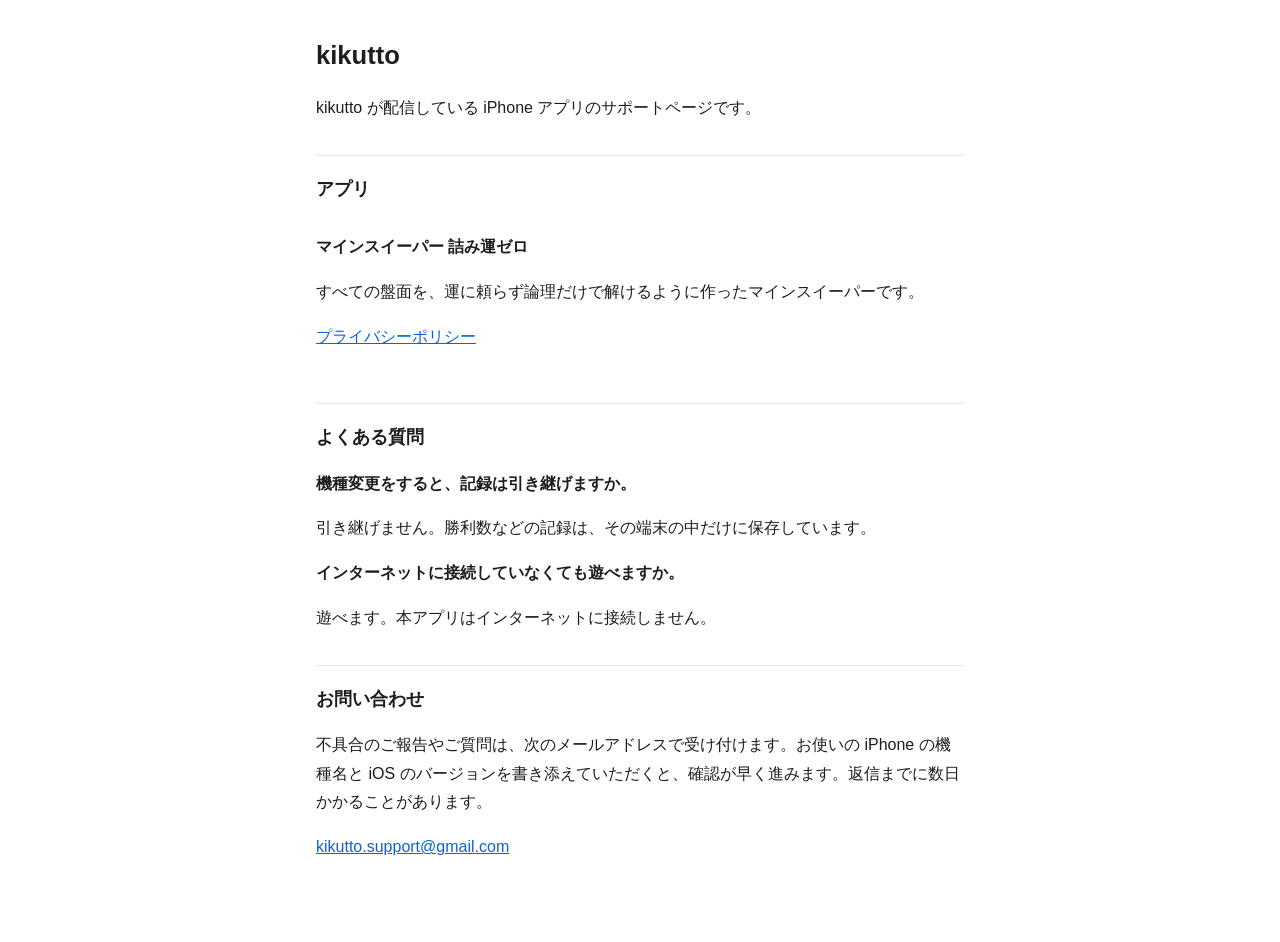
<file: index.html>
<!doctype html>
<html lang="ja">
<head>
<meta charset="utf-8">
<meta name="viewport" content="width=device-width, initial-scale=1">
<title>kikutto｜サポート</title>
<link rel="stylesheet" href="style.css">
</head>
<body>
<main>
<h1>kikutto</h1>
<p>kikutto が配信している iPhone アプリのサポートページです。</p>

<h2>アプリ</h2>
<div class="app">
<h3>マインスイーパー 詰み運ゼロ</h3>
<p>すべての盤面を、運に頼らず論理だけで解けるように作ったマインスイーパーです。</p>
<p><a href="minesweeper/privacy.html">プライバシーポリシー</a></p>
</div>

<h2>よくある質問</h2>
<h3>機種変更をすると、記録は引き継げますか。</h3>
<p>引き継げません。勝利数などの記録は、その端末の中だけに保存しています。</p>
<h3>インターネットに接続していなくても遊べますか。</h3>
<p>遊べます。本アプリはインターネットに接続しません。</p>

<h2>お問い合わせ</h2>
<p>不具合のご報告やご質問は、次のメールアドレスで受け付けます。お使いの iPhone の機種名と iOS のバージョンを書き添えていただくと、確認が早く進みます。返信までに数日かかることがあります。</p>
<p><a href="mailto:kikutto.support@gmail.com">kikutto.support@gmail.com</a></p>
</main>
</body>
</html>
</file>
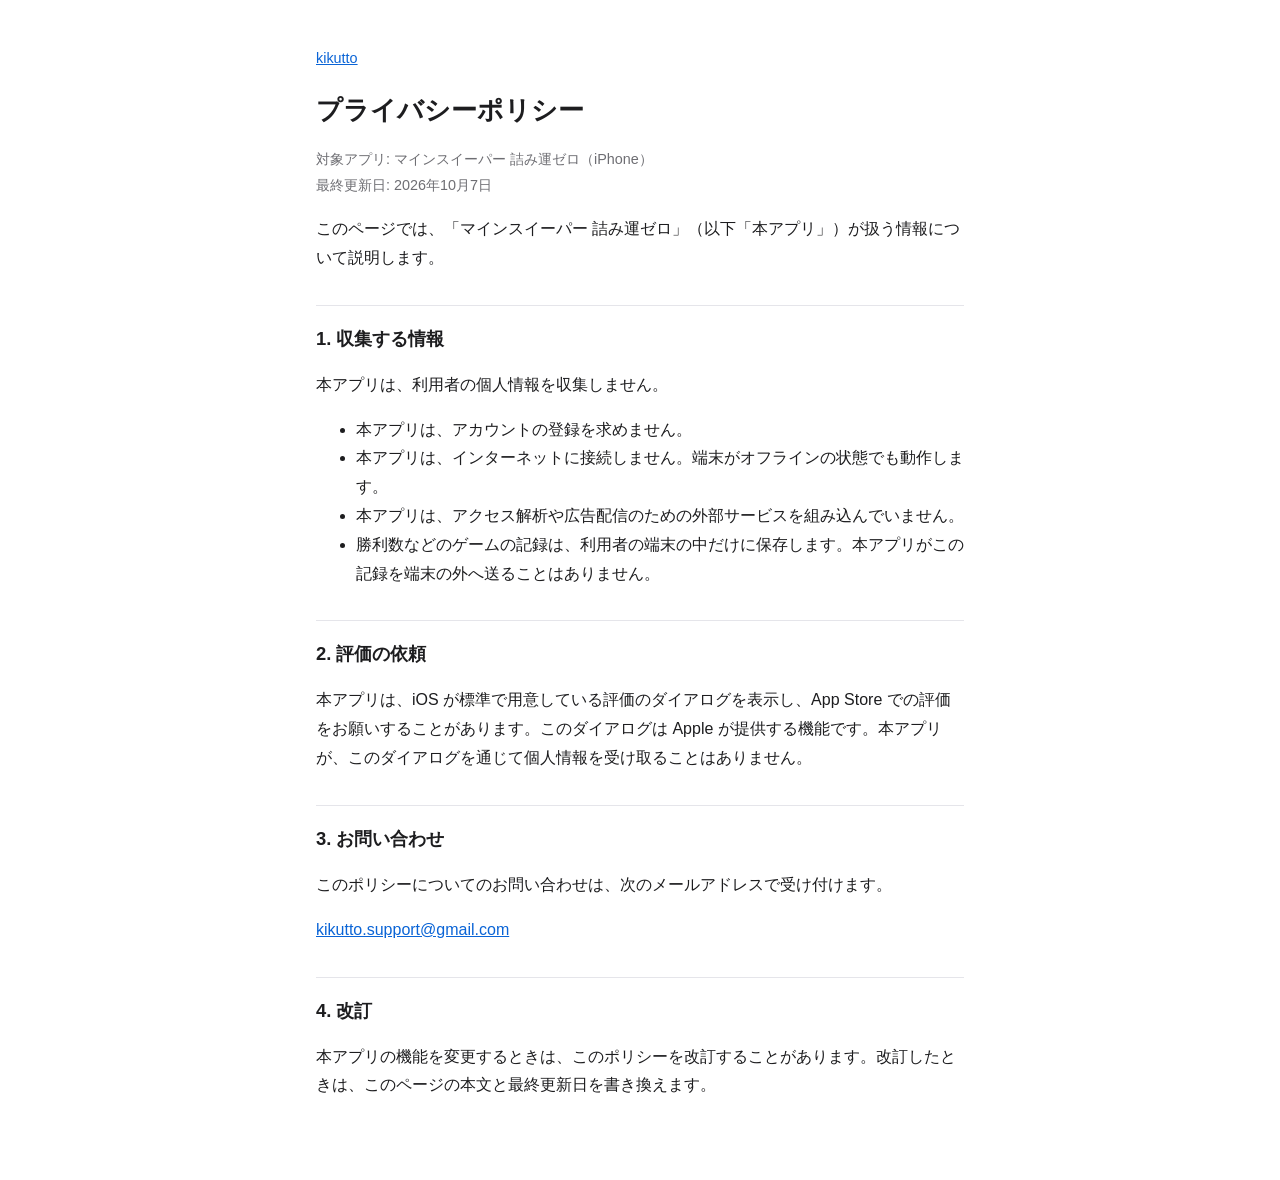
<file: minesweeper/privacy.html>
<!doctype html>
<html lang="ja">
<head>
<meta charset="utf-8">
<meta name="viewport" content="width=device-width, initial-scale=1">
<title>プライバシーポリシー｜マインスイーパー 詰み運ゼロ</title>
<link rel="stylesheet" href="../style.css">
</head>
<body>
<main>
<p class="crumb"><a href="../">kikutto</a></p>
<h1>プライバシーポリシー</h1>
<p class="meta">対象アプリ: マインスイーパー 詰み運ゼロ（iPhone）<br>最終更新日: 2026年10月7日</p>

<p>このページでは、「マインスイーパー 詰み運ゼロ」（以下「本アプリ」）が扱う情報について説明します。</p>

<h2>1. 収集する情報</h2>
<p>本アプリは、利用者の個人情報を収集しません。</p>
<ul>
<li>本アプリは、アカウントの登録を求めません。</li>
<li>本アプリは、インターネットに接続しません。端末がオフラインの状態でも動作します。</li>
<li>本アプリは、アクセス解析や広告配信のための外部サービスを組み込んでいません。</li>
<li>勝利数などのゲームの記録は、利用者の端末の中だけに保存します。本アプリがこの記録を端末の外へ送ることはありません。</li>
</ul>

<h2>2. 評価の依頼</h2>
<p>本アプリは、iOS が標準で用意している評価のダイアログを表示し、App Store での評価をお願いすることがあります。このダイアログは Apple が提供する機能です。本アプリが、このダイアログを通じて個人情報を受け取ることはありません。</p>

<h2>3. お問い合わせ</h2>
<p>このポリシーについてのお問い合わせは、次のメールアドレスで受け付けます。</p>
<p><a href="mailto:kikutto.support@gmail.com">kikutto.support@gmail.com</a></p>

<h2>4. 改訂</h2>
<p>本アプリの機能を変更するときは、このポリシーを改訂することがあります。改訂したときは、このページの本文と最終更新日を書き換えます。</p>
</main>
</body>
</html>
</file>
<file: style.css>
:root { --bg: #ffffff; --fg: #1d1d1f; --muted: #6e6e73; --link: #0a64d6; --line: #e5e5ea; }
@media (prefers-color-scheme: dark) {
  :root { --bg: #111214; --fg: #f2f2f7; --muted: #a1a1a6; --link: #5aa9ff; --line: #2c2c2e; }
}
* { box-sizing: border-box; }
body { margin: 0; background: var(--bg); color: var(--fg);
  font-family: -apple-system, BlinkMacSystemFont, "Hiragino Sans", "Noto Sans JP", sans-serif; line-height: 1.8; }
main { max-width: 680px; margin: 0 auto; padding: 32px 16px 64px; }
h1 { font-size: 1.6rem; margin: 0 0 12px; }
h2 { font-size: 1.15rem; margin: 32px 0 8px; padding-top: 16px; border-top: 1px solid var(--line); }
h3 { font-size: 1rem; margin: 16px 0 4px; }
p, li { font-size: 1rem; }
a { color: var(--link); }
.meta, .crumb { color: var(--muted); font-size: 0.9rem; }
.app { padding: 4px 0; }
</file>
